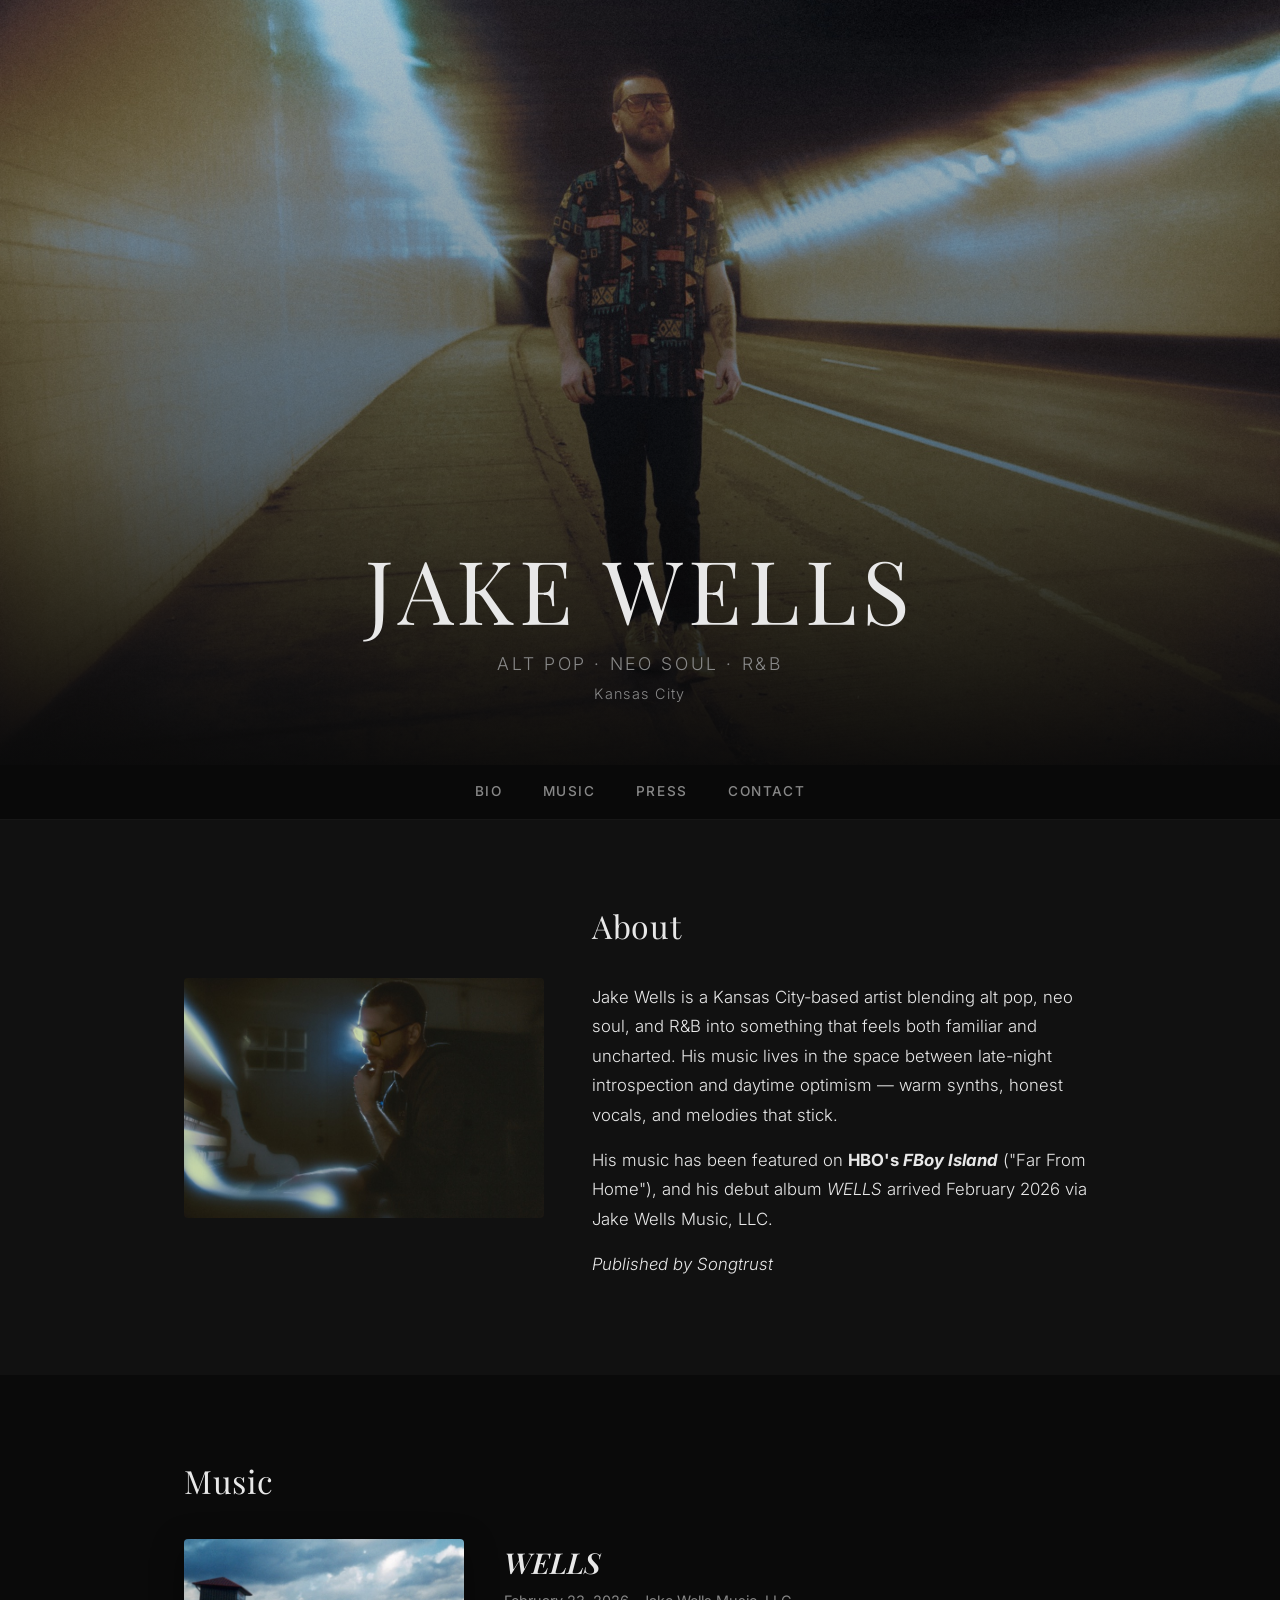
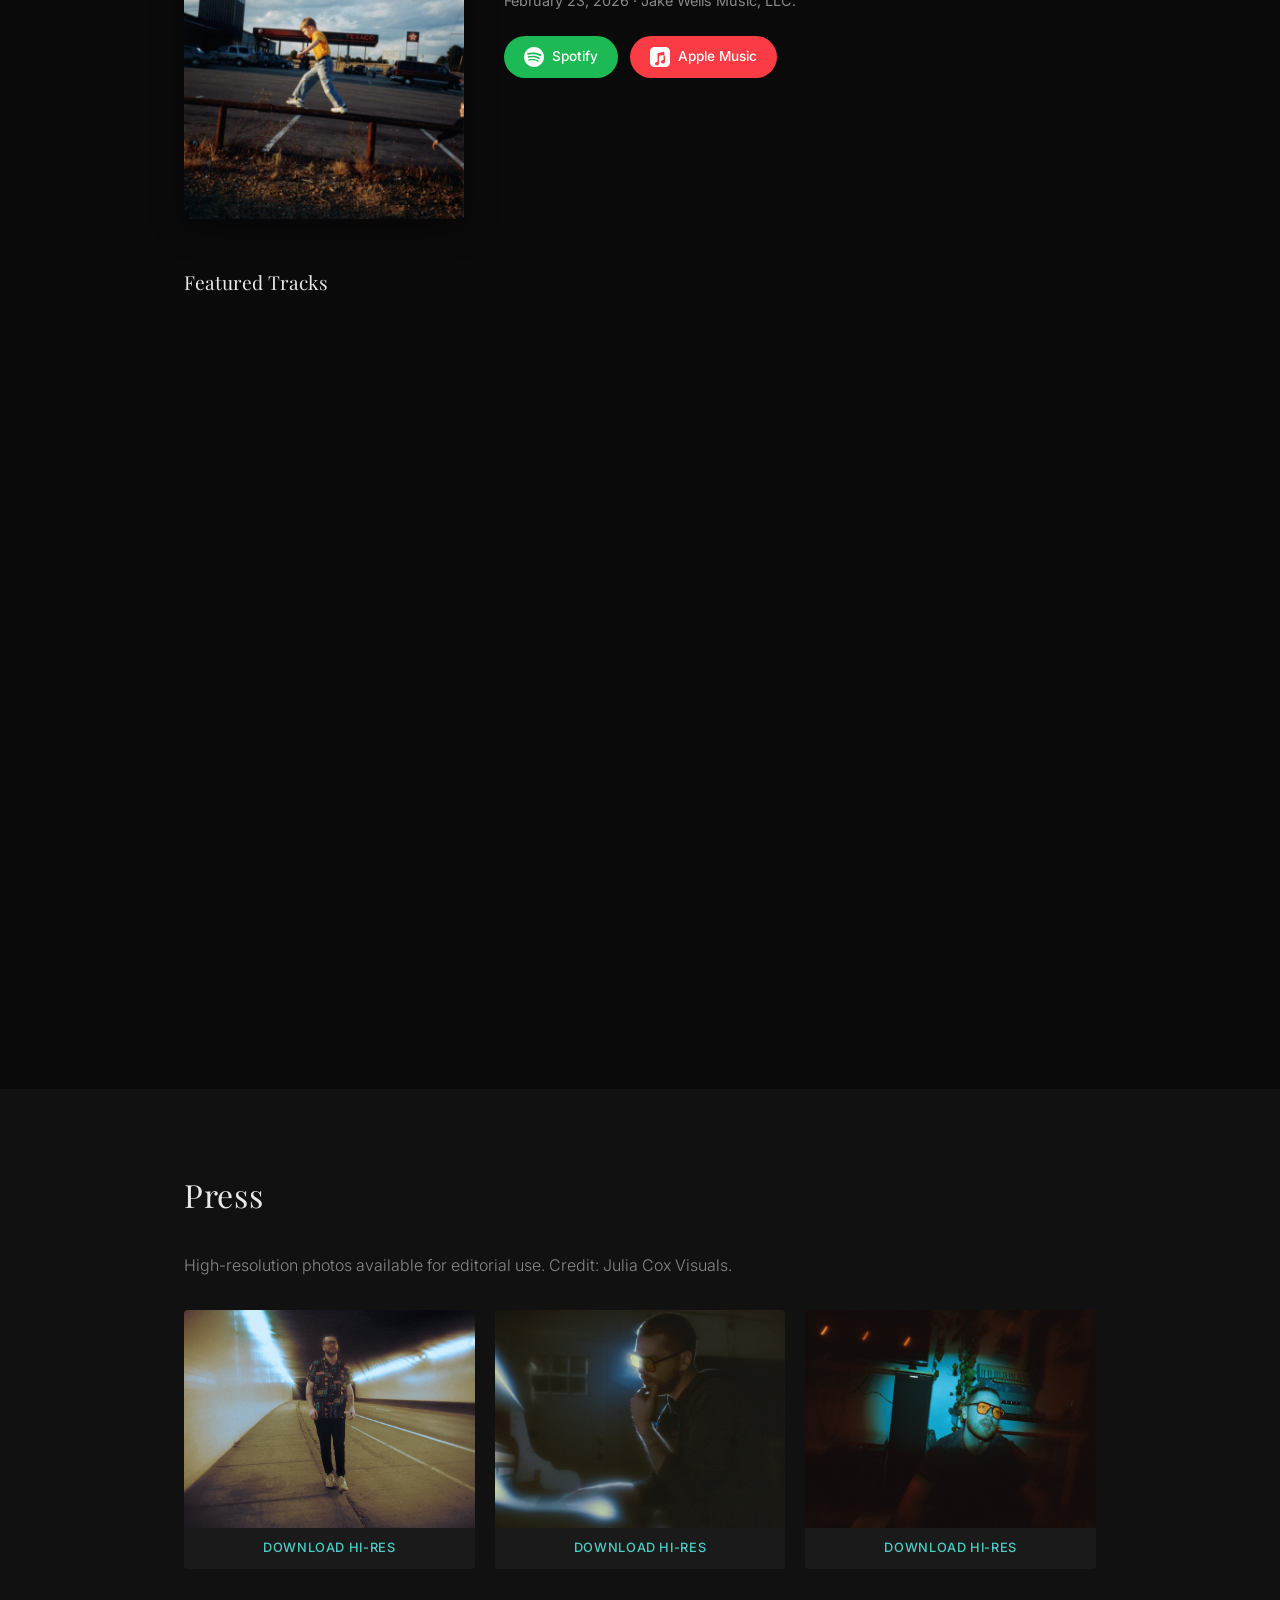
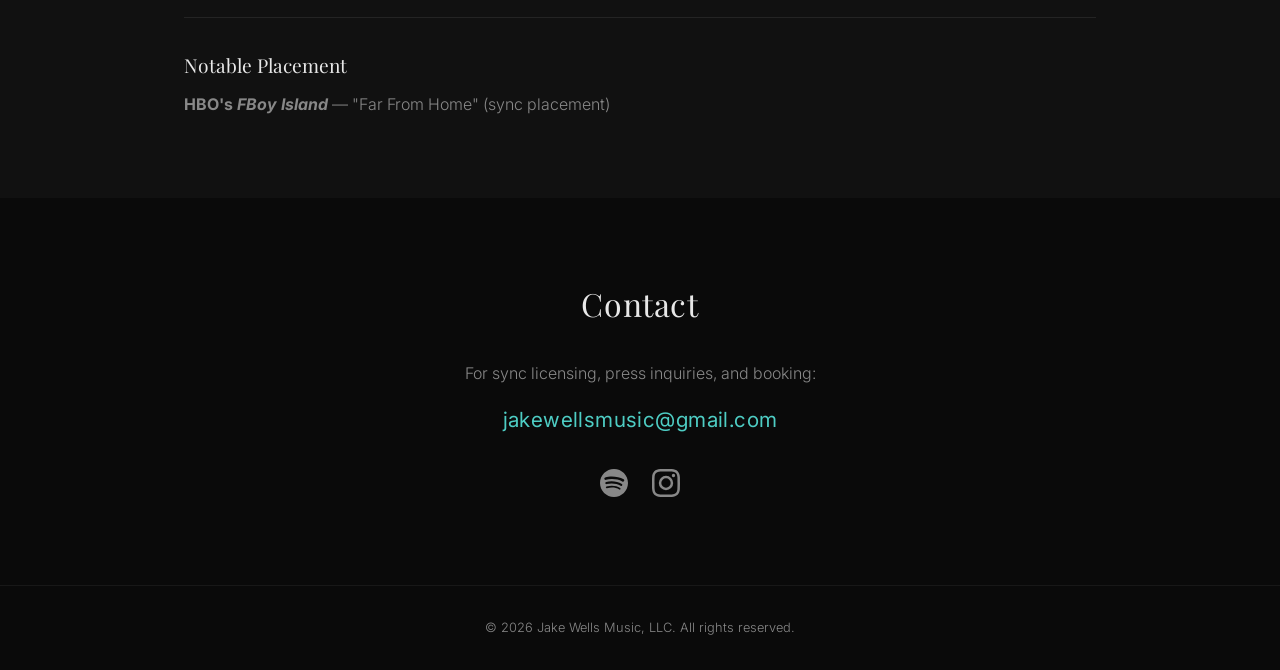
<file: index.html>
<!DOCTYPE html>
<html lang="en">
<head>
  <meta charset="UTF-8">
  <meta name="viewport" content="width=device-width, initial-scale=1.0">
  <title>Jake Wells — Artist EPK</title>
  <meta name="description" content="Electronic Press Kit for Jake Wells. Alt Pop / Neo Soul / R&B artist from Kansas City. Music featured on HBO's FBoy Island.">
  <meta property="og:title" content="Jake Wells — Artist EPK">
  <meta property="og:description" content="Alt Pop / Neo Soul / R&B from Kansas City. Music featured on HBO's FBoy Island.">
  <meta property="og:image" content="images/hero.jpg">
  <meta property="og:type" content="website">
  <meta property="og:url" content="https://jakewellsmusic.com">
  <link rel="preconnect" href="https://fonts.googleapis.com">
  <link rel="preconnect" href="https://fonts.gstatic.com" crossorigin>
  <link href="https://fonts.googleapis.com/css2?family=Inter:wght@300;400;500;600&family=Playfair+Display:ital,wght@0,400;0,600;1,400&display=swap" rel="stylesheet">
  <link rel="stylesheet" href="style.css">
</head>
<body>

  <!-- HERO -->
  <section class="hero">
    <div class="hero-overlay"></div>
    <div class="hero-content">
      <h1 class="hero-name">Jake Wells</h1>
      <p class="hero-tagline">Alt Pop &middot; Neo Soul &middot; R&B</p>
      <p class="hero-location">Kansas City</p>
    </div>
  </section>

  <!-- NAV -->
  <nav class="nav">
    <a href="#bio">Bio</a>
    <a href="#music">Music</a>
    <a href="#press">Press</a>
    <a href="#contact">Contact</a>
  </nav>

  <!-- BIO -->
  <section id="bio" class="section bio-section">
    <div class="container bio-grid">
      <div class="bio-photo">
        <img src="images/bio.jpg" alt="Jake Wells at piano" loading="lazy">
      </div>
      <div class="bio-text">
        <h2>About</h2>
        <p>Jake Wells is a Kansas City-based artist blending alt pop, neo soul, and R&B into something that feels both familiar and uncharted. His music lives in the space between late-night introspection and daytime optimism — warm synths, honest vocals, and melodies that stick.</p>
        <p>His music has been featured on <strong>HBO's <em>FBoy Island</em></strong> ("Far From Home"), and his debut album <em>WELLS</em> arrived February 2026 via Jake Wells Music, LLC.</p>
        <p class="bio-credit">Published by Songtrust</p>
      </div>
    </div>
  </section>

  <!-- MUSIC -->
  <section id="music" class="section music-section">
    <div class="container">
      <h2>Music</h2>

      <div class="album-feature">
        <div class="album-art">
          <img src="images/album.jpg" alt="WELLS album artwork">
        </div>
        <div class="album-info">
          <h3 class="album-title">WELLS</h3>
          <p class="album-meta">February 23, 2026 &middot; Jake Wells Music, LLC.</p>

          <div class="stream-links">
            <a href="https://open.spotify.com/album/1mo2AfEA1FnMQ8KyM5w0fQ" target="_blank" rel="noopener" class="btn btn-spotify">
              <svg viewBox="0 0 24 24" width="20" height="20" fill="currentColor"><path d="M12 0C5.4 0 0 5.4 0 12s5.4 12 12 12 12-5.4 12-12S18.66 0 12 0zm5.521 17.34c-.24.359-.66.48-1.021.24-2.82-1.74-6.36-2.101-10.561-1.141-.418.122-.779-.179-.899-.539-.12-.421.18-.78.54-.9 4.56-1.021 8.52-.6 11.64 1.32.42.18.479.659.301 1.02zm1.44-3.3c-.301.42-.841.6-1.262.3-3.239-1.98-8.159-2.58-11.939-1.38-.479.12-1.02-.12-1.14-.6-.12-.48.12-1.021.6-1.141C9.6 9.9 15 10.561 18.72 12.84c.361.181.54.78.241 1.2zm.12-3.36C15.24 8.4 8.82 8.16 5.16 9.301c-.6.179-1.2-.181-1.38-.721-.18-.601.18-1.2.72-1.381 4.26-1.26 11.28-1.02 15.721 1.621.539.3.719 1.02.419 1.56-.299.421-1.02.599-1.559.3z"/></svg>
              Spotify
            </a>
            <a href="https://music.apple.com/us/artist/jake-wells" target="_blank" rel="noopener" class="btn btn-apple">
              <svg viewBox="0 0 24 24" width="20" height="20" fill="currentColor"><path d="M23.994 6.124a9.23 9.23 0 00-.24-2.19c-.317-1.31-1.062-2.31-2.18-3.043A5.022 5.022 0 0019.2.04a10.49 10.49 0 00-1.86-.04H6.66a10.49 10.49 0 00-1.86.04 5.022 5.022 0 00-2.374.851C1.308 1.624.563 2.624.246 3.934a9.23 9.23 0 00-.24 2.19C0 6.504 0 6.884 0 7.264v9.472c0 .38 0 .76.006 1.14a9.23 9.23 0 00.24 2.19c.317 1.31 1.062 2.31 2.18 3.043a5.022 5.022 0 002.374.851 10.49 10.49 0 001.86.04h10.68a10.49 10.49 0 001.86-.04 5.022 5.022 0 002.374-.851c1.118-.733 1.863-1.733 2.18-3.043a9.23 9.23 0 00.24-2.19c.006-.38.006-.76.006-1.14V7.264c0-.38 0-.76-.006-1.14zM17.994 10.5l-.002 6.826c0 .408-.07.804-.248 1.17-.376.77-1.004 1.159-1.836 1.269-.476.063-.964.032-1.418-.149-.768-.306-1.196-.9-1.248-1.722-.058-.907.496-1.678 1.38-1.935.32-.093.648-.163.976-.234.376-.082.628-.308.658-.698.008-.09.004-.18.004-.27V10.11a.56.56 0 00-.004-.07c-.04-.3-.222-.452-.524-.396-.212.04-.424.086-.634.134l-3.748.856c-.326.076-.5.268-.528.6-.004.046-.004.092-.004.138v8.252c0 .416-.064.822-.248 1.196-.374.762-.998 1.146-1.826 1.258-.486.065-.984.034-1.45-.149-.762-.3-1.192-.894-1.246-1.712-.06-.912.494-1.686 1.382-1.942.316-.091.64-.162.964-.232.39-.084.638-.318.66-.716.004-.06.002-.12.002-.18V8.204c0-.476.16-.748.604-.874.11-.032.222-.058.334-.08l5.502-1.258c.324-.074.646-.152.972-.218.358-.072.608.106.648.474.008.07.004.14.004.21V10.5z"/></svg>
              Apple Music
            </a>
          </div>
        </div>
      </div>

      <!-- Featured Tracks -->
      <div class="featured-tracks">
        <h3 class="featured-tracks-title">Featured Tracks</h3>
        <div class="track-embeds">
          <iframe style="border-radius:12px" src="https://open.spotify.com/embed/track/4IDKhE61DKLuRSTXhDPmqG?utm_source=generator&theme=0" width="100%" height="80" frameborder="0" allow="autoplay; clipboard-write; encrypted-media; fullscreen; picture-in-picture" loading="lazy"></iframe>
          <iframe style="border-radius:12px" src="https://open.spotify.com/embed/track/1OvWDPW3xg6MbBPV69knHd?utm_source=generator&theme=0" width="100%" height="80" frameborder="0" allow="autoplay; clipboard-write; encrypted-media; fullscreen; picture-in-picture" loading="lazy"></iframe>
          <iframe style="border-radius:12px" src="https://open.spotify.com/embed/track/6ISAjmMBM2pWyW8Q4ML9pq?utm_source=generator&theme=0" width="100%" height="80" frameborder="0" allow="autoplay; clipboard-write; encrypted-media; fullscreen; picture-in-picture" loading="lazy"></iframe>
          <iframe style="border-radius:12px" src="https://open.spotify.com/embed/track/2sdVZJva8XaucGFxuIOQj8?utm_source=generator&theme=0" width="100%" height="80" frameborder="0" allow="autoplay; clipboard-write; encrypted-media; fullscreen; picture-in-picture" loading="lazy"></iframe>
          <iframe style="border-radius:12px" src="https://open.spotify.com/embed/track/2J7HzjaLmuIfRkehyV6MT9?utm_source=generator&theme=0" width="100%" height="80" frameborder="0" allow="autoplay; clipboard-write; encrypted-media; fullscreen; picture-in-picture" loading="lazy"></iframe>
          <iframe style="border-radius:12px" src="https://open.spotify.com/embed/track/18fkxe4iZq61ehlYWQSJx2?utm_source=generator&theme=0" width="100%" height="80" frameborder="0" allow="autoplay; clipboard-write; encrypted-media; fullscreen; picture-in-picture" loading="lazy"></iframe>
          <iframe style="border-radius:12px" src="https://open.spotify.com/embed/track/0qN1bMDXBuLAF0GcuMcqK6?utm_source=generator&theme=0" width="100%" height="80" frameborder="0" allow="autoplay; clipboard-write; encrypted-media; fullscreen; picture-in-picture" loading="lazy"></iframe>
          <iframe style="border-radius:12px" src="https://open.spotify.com/embed/track/5gBZmHd8ShWGyxiP0Xgw63?utm_source=generator&theme=0" width="100%" height="80" frameborder="0" allow="autoplay; clipboard-write; encrypted-media; fullscreen; picture-in-picture" loading="lazy"></iframe>
        </div>
      </div>
    </div>
  </section>

  <!-- PRESS PHOTOS -->
  <section id="press" class="section press-section">
    <div class="container">
      <h2>Press</h2>
      <p class="press-intro">High-resolution photos available for editorial use. Credit: Julia Cox Visuals.</p>

      <div class="press-grid">
        <div class="press-card">
          <img src="images/hero.jpg" alt="Jake Wells — tunnel" loading="lazy">
          <a href="images/press-downloads/jake-wells-tunnel.jpg" download class="press-download">Download Hi-Res</a>
        </div>
        <div class="press-card">
          <img src="images/bio.jpg" alt="Jake Wells — piano" loading="lazy">
          <a href="images/press-downloads/jake-wells-piano.jpg" download class="press-download">Download Hi-Res</a>
        </div>
        <div class="press-card">
          <img src="images/press.jpg" alt="Jake Wells — studio" loading="lazy">
          <a href="images/press-downloads/jake-wells-studio.jpg" download class="press-download">Download Hi-Res</a>
        </div>
      </div>

      <div class="press-credits">
        <h3>Notable Placement</h3>
        <p><strong>HBO's <em>FBoy Island</em></strong> — "Far From Home" (sync placement)</p>
      </div>
    </div>
  </section>

  <!-- CONTACT -->
  <section id="contact" class="section contact-section">
    <div class="container contact-content">
      <h2>Contact</h2>
      <p>For sync licensing, press inquiries, and booking:</p>
      <a href="mailto:jakewellsmusic@gmail.com" class="contact-email">jakewellsmusic@gmail.com</a>

      <div class="social-links">
        <a href="https://open.spotify.com/artist/47US9Pkrf3I0gelU1lFXeC" target="_blank" rel="noopener" aria-label="Spotify">
          <svg viewBox="0 0 24 24" width="28" height="28" fill="currentColor"><path d="M12 0C5.4 0 0 5.4 0 12s5.4 12 12 12 12-5.4 12-12S18.66 0 12 0zm5.521 17.34c-.24.359-.66.48-1.021.24-2.82-1.74-6.36-2.101-10.561-1.141-.418.122-.779-.179-.899-.539-.12-.421.18-.78.54-.9 4.56-1.021 8.52-.6 11.64 1.32.42.18.479.659.301 1.02zm1.44-3.3c-.301.42-.841.6-1.262.3-3.239-1.98-8.159-2.58-11.939-1.38-.479.12-1.02-.12-1.14-.6-.12-.48.12-1.021.6-1.141C9.6 9.9 15 10.561 18.72 12.84c.361.181.54.78.241 1.2zm.12-3.36C15.24 8.4 8.82 8.16 5.16 9.301c-.6.179-1.2-.181-1.38-.721-.18-.601.18-1.2.72-1.381 4.26-1.26 11.28-1.02 15.721 1.621.539.3.719 1.02.419 1.56-.299.421-1.02.599-1.559.3z"/></svg>
        </a>
        <a href="https://instagram.com/jakewellsmusic" target="_blank" rel="noopener" aria-label="Instagram">
          <svg viewBox="0 0 24 24" width="28" height="28" fill="currentColor"><path d="M12 2.163c3.204 0 3.584.012 4.85.07 3.252.148 4.771 1.691 4.919 4.919.058 1.265.069 1.645.069 4.849 0 3.205-.012 3.584-.069 4.849-.149 3.225-1.664 4.771-4.919 4.919-1.266.058-1.644.07-4.85.07-3.204 0-3.584-.012-4.849-.07-3.26-.149-4.771-1.699-4.919-4.92-.058-1.265-.07-1.644-.07-4.849 0-3.204.013-3.583.07-4.849.149-3.227 1.664-4.771 4.919-4.919 1.266-.057 1.645-.069 4.849-.069zM12 0C8.741 0 8.333.014 7.053.072 2.695.272.273 2.69.073 7.052.014 8.333 0 8.741 0 12c0 3.259.014 3.668.072 4.948.2 4.358 2.618 6.78 6.98 6.98C8.333 23.986 8.741 24 12 24c3.259 0 3.668-.014 4.948-.072 4.354-.2 6.782-2.618 6.979-6.98.059-1.28.073-1.689.073-4.948 0-3.259-.014-3.667-.072-4.947-.196-4.354-2.617-6.78-6.979-6.98C15.668.014 15.259 0 12 0zm0 5.838a6.162 6.162 0 100 12.324 6.162 6.162 0 000-12.324zM12 16a4 4 0 110-8 4 4 0 010 8zm6.406-11.845a1.44 1.44 0 100 2.881 1.44 1.44 0 000-2.881z"/></svg>
        </a>
      </div>
    </div>
  </section>

  <!-- FOOTER -->
  <footer class="footer">
    <p>&copy; 2026 Jake Wells Music, LLC. All rights reserved.</p>
  </footer>

</body>
</html>
</file>
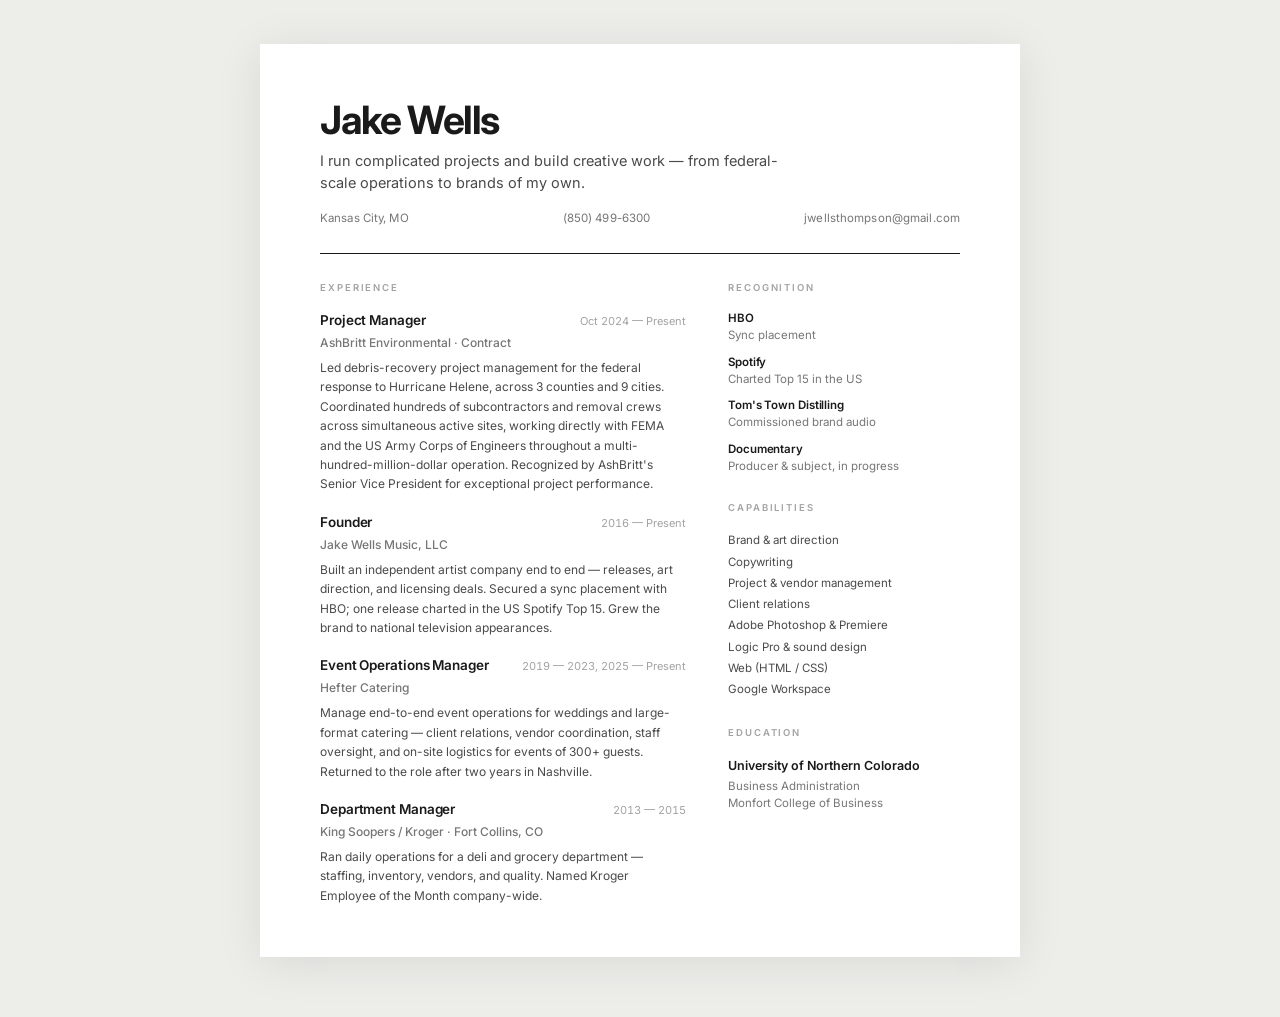
<file: resume/index.html>
<!DOCTYPE html>
<html lang="en">
<head>
  <meta charset="UTF-8">
  <meta name="viewport" content="width=device-width, initial-scale=1.0">
  <title>Jake Wells — Resume</title>
  <link rel="preconnect" href="https://fonts.googleapis.com">
  <link rel="preconnect" href="https://fonts.gstatic.com" crossorigin>
  <link href="https://fonts.googleapis.com/css2?family=Inter:wght@300;400;500;600;700&display=swap" rel="stylesheet">
  <style>

    *, *::before, *::after { box-sizing: border-box; margin: 0; padding: 0; }

    :root {
      --ink:   #1a1a1a;
      --ink-2: #4a4a4a;
      --ink-3: #767676;
      --ink-4: #a3a3a3;
      --rule:  #e4e4e4;
      --rule-light: #f0f0f0;
      --bg:    #ffffff;
      --shell: #ededea;
    }

    html { font-size: 15px; }

    body {
      font-family: 'Inter', -apple-system, BlinkMacSystemFont, sans-serif;
      color: var(--ink-2);
      background: var(--shell);
      line-height: 1.6;
      padding: 44px 18px 60px;
      -webkit-font-smoothing: antialiased;
      -moz-osx-font-smoothing: grayscale;
    }

    .page {
      max-width: 760px;
      margin: 0 auto;
      background: var(--bg);
      padding: 56px 60px 52px;
      box-shadow: 0 6px 44px rgba(0,0,0,0.09);
    }

    /* ── masthead ── */
    .masthead { margin-bottom: 26px; }

    .name {
      font-size: 39px;
      font-weight: 700;
      letter-spacing: -1.4px;
      color: var(--ink);
      line-height: 1;
      margin-bottom: 11px;
    }

    .lede {
      font-size: 14.5px;
      font-weight: 400;
      color: var(--ink-2);
      line-height: 1.5;
      max-width: 33em;
      margin-bottom: 15px;
    }

    .meta {
      font-size: 11.5px;
      font-weight: 400;
      color: var(--ink-3);
      letter-spacing: 0.01em;
      display: flex;
      justify-content: space-between;
      align-items: center;
    }
    .meta a { color: var(--ink-3); text-decoration: none; }
    .meta a:hover { color: var(--ink); }

    /* ── body grid ── */
    .grid {
      display: grid;
      grid-template-columns: 1fr 232px;
      gap: 0 42px;
      border-top: 1.5px solid var(--ink);
      padding-top: 26px;
    }

    /* ── section labels ── */
    .label {
      font-size: 9.5px;
      font-weight: 600;
      text-transform: uppercase;
      letter-spacing: 0.2em;
      color: var(--ink-4);
      margin-bottom: 15px;
    }

    .block + .block { margin-top: 25px; }

    /* ── experience entries ── */
    .entry + .entry { margin-top: 18px; }

    .entry-head {
      display: flex;
      justify-content: space-between;
      align-items: baseline;
      gap: 14px;
      margin-bottom: 1px;
    }

    .role {
      font-size: 13.5px;
      font-weight: 600;
      color: var(--ink);
      letter-spacing: -0.1px;
    }

    .years {
      font-size: 11px;
      font-weight: 400;
      color: var(--ink-4);
      white-space: nowrap;
      flex-shrink: 0;
      font-variant-numeric: tabular-nums;
    }

    .org {
      font-size: 12px;
      font-weight: 500;
      color: var(--ink-3);
      margin-bottom: 6px;
    }

    .desc {
      font-size: 12px;
      font-weight: 400;
      color: var(--ink-2);
      line-height: 1.62;
    }

    /* ── right rail ── */
    .rail { padding-left: 0; }
    .rail .block:first-child { margin-top: 0; }

    .rail-list {
      font-size: 11.5px;
      line-height: 1.5;
      color: var(--ink-2);
    }

    .rail-item { margin-bottom: 9px; }
    .rail-item:last-child { margin-bottom: 0; }
    .rail-item .k {
      display: block;
      font-weight: 600;
      color: var(--ink);
      letter-spacing: -0.1px;
    }
    .rail-item .v { color: var(--ink-3); }

    .caps {
      font-size: 11.5px;
      line-height: 1.85;
      color: var(--ink-2);
    }

    .edu-name {
      font-size: 12.5px;
      font-weight: 600;
      color: var(--ink);
      margin-bottom: 2px;
    }
    .edu-meta {
      font-size: 11.5px;
      color: var(--ink-3);
      line-height: 1.5;
    }

    /* ── print ── */
    @media print {
      body  { background: #fff; padding: 0; }
      .page { box-shadow: none; padding: 46px 48px; max-width: 100%; }
    }
    .entry, .rail-item, .block { break-inside: avoid; page-break-inside: avoid; }

    @media (max-width: 620px) {
      .page { padding: 34px 26px; }
      .name { font-size: 32px; }
      .grid { grid-template-columns: 1fr; gap: 30px; }
    }

  </style>
</head>
<body>
<div class="page">

  <header class="masthead">
    <h1 class="name">Jake Wells</h1>
    <p class="lede">I run complicated projects and build creative work — from federal-scale operations to brands of my own.</p>
    <div class="meta">
      <span>Kansas City, MO</span>
      <span>(850) 499-6300</span>
      <a href="mailto:jwellsthompson@gmail.com">jwellsthompson@gmail.com</a>
    </div>
  </header>

  <div class="grid">

    <main class="main">
      <div class="label">Experience</div>

      <div class="entry">
        <div class="entry-head">
          <span class="role">Project Manager</span>
          <span class="years">Oct 2024 — Present</span>
        </div>
        <div class="org">AshBritt Environmental · Contract</div>
        <p class="desc">Led debris-recovery project management for the federal response to Hurricane Helene, across 3 counties and 9 cities. Coordinated hundreds of subcontractors and removal crews across simultaneous active sites, working directly with FEMA and the US Army Corps of Engineers throughout a multi-hundred-million-dollar operation. Recognized by AshBritt's Senior Vice President for exceptional project performance.</p>
      </div>

      <div class="entry">
        <div class="entry-head">
          <span class="role">Founder</span>
          <span class="years">2016 — Present</span>
        </div>
        <div class="org">Jake Wells Music, LLC</div>
        <p class="desc">Built an independent artist company end to end — releases, art direction, and licensing deals. Secured a sync placement with HBO; one release charted in the US Spotify Top 15. Grew the brand to national television appearances.</p>
      </div>

      <div class="entry">
        <div class="entry-head">
          <span class="role">Event Operations Manager</span>
          <span class="years">2019 — 2023, 2025 — Present</span>
        </div>
        <div class="org">Hefter Catering</div>
        <p class="desc">Manage end-to-end event operations for weddings and large-format catering — client relations, vendor coordination, staff oversight, and on-site logistics for events of 300+ guests. Returned to the role after two years in Nashville.</p>
      </div>

      <div class="entry">
        <div class="entry-head">
          <span class="role">Department Manager</span>
          <span class="years">2013 — 2015</span>
        </div>
        <div class="org">King Soopers / Kroger · Fort Collins, CO</div>
        <p class="desc">Ran daily operations for a deli and grocery department — staffing, inventory, vendors, and quality. Named Kroger Employee of the Month company-wide.</p>
      </div>

    </main>

    <aside class="rail">

      <div class="block">
        <div class="label">Recognition</div>
        <div class="rail-list">
          <div class="rail-item">
            <span class="k">HBO</span>
            <span class="v">Sync placement</span>
          </div>
          <div class="rail-item">
            <span class="k">Spotify</span>
            <span class="v">Charted Top 15 in the US</span>
          </div>
          <div class="rail-item">
            <span class="k">Tom's Town Distilling</span>
            <span class="v">Commissioned brand audio</span>
          </div>
          <div class="rail-item">
            <span class="k">Documentary</span>
            <span class="v">Producer &amp; subject, in progress</span>
          </div>
        </div>
      </div>

      <div class="block">
        <div class="label">Capabilities</div>
        <div class="caps">
          Brand &amp; art direction<br>
          Copywriting<br>
          Project &amp; vendor management<br>
          Client relations<br>
          Adobe Photoshop &amp; Premiere<br>
          Logic Pro &amp; sound design<br>
          Web (HTML / CSS)<br>
          Google Workspace
        </div>
      </div>

      <div class="block">
        <div class="label">Education</div>
        <div class="edu-name">University of Northern Colorado</div>
        <div class="edu-meta">Business Administration<br>Monfort College of Business</div>
      </div>

    </aside>

  </div>

</div>
</body>
</html>
</file>
<file: style.css>
/* ========================================
   Jake Wells EPK — jakewellsmusic.com
   ======================================== */

*, *::before, *::after {
  margin: 0;
  padding: 0;
  box-sizing: border-box;
}

:root {
  --bg: #0a0a0a;
  --bg-section: #111111;
  --bg-card: #1a1a1a;
  --text: #e8e8e8;
  --text-muted: #888888;
  --accent: #4ecdc4;
  --accent-hover: #45b7b0;
  --spotify: #1DB954;
  --apple: #fc3c44;
  --font-body: 'Inter', -apple-system, sans-serif;
  --font-display: 'Playfair Display', Georgia, serif;
}

html {
  scroll-behavior: smooth;
}

body {
  font-family: var(--font-body);
  background: var(--bg);
  color: var(--text);
  line-height: 1.6;
  -webkit-font-smoothing: antialiased;
}

.container {
  max-width: 960px;
  margin: 0 auto;
  padding: 0 24px;
}

.section {
  padding: 80px 0;
}

h2 {
  font-family: var(--font-display);
  font-size: 2rem;
  font-weight: 400;
  margin-bottom: 32px;
  letter-spacing: 0.02em;
}

/* ========================================
   HERO
   ======================================== */

.hero {
  position: relative;
  height: 85vh;
  min-height: 500px;
  background: url('images/hero.jpg') center 30% / cover no-repeat;
  display: flex;
  align-items: flex-end;
  justify-content: center;
}

.hero-overlay {
  position: absolute;
  inset: 0;
  background: linear-gradient(
    to bottom,
    rgba(10, 10, 10, 0.2) 0%,
    rgba(10, 10, 10, 0.5) 60%,
    rgba(10, 10, 10, 0.95) 100%
  );
}

.hero-content {
  position: relative;
  z-index: 1;
  text-align: center;
  padding-bottom: 60px;
}

.hero-name {
  font-family: var(--font-display);
  font-size: clamp(3rem, 8vw, 5.5rem);
  font-weight: 400;
  letter-spacing: 0.06em;
  line-height: 1.1;
  text-transform: uppercase;
  margin-bottom: 12px;
}

.hero-tagline {
  font-size: 1.1rem;
  font-weight: 300;
  color: var(--text-muted);
  letter-spacing: 0.15em;
  text-transform: uppercase;
  margin-bottom: 4px;
}

.hero-location {
  font-size: 0.9rem;
  font-weight: 300;
  color: var(--text-muted);
  letter-spacing: 0.1em;
}

/* ========================================
   NAV
   ======================================== */

.nav {
  position: sticky;
  top: 0;
  z-index: 100;
  background: rgba(10, 10, 10, 0.92);
  backdrop-filter: blur(12px);
  -webkit-backdrop-filter: blur(12px);
  border-bottom: 1px solid rgba(255, 255, 255, 0.06);
  display: flex;
  justify-content: center;
  gap: 40px;
  padding: 16px 24px;
}

.nav a {
  color: var(--text-muted);
  text-decoration: none;
  font-size: 0.85rem;
  font-weight: 500;
  letter-spacing: 0.12em;
  text-transform: uppercase;
  transition: color 0.2s;
}

.nav a:hover {
  color: var(--text);
}

/* ========================================
   BIO
   ======================================== */

.bio-section {
  background: var(--bg-section);
}

.bio-grid {
  display: grid;
  grid-template-columns: 1fr 1.4fr;
  gap: 48px;
  align-items: center;
}

.bio-photo img {
  width: 100%;
  border-radius: 4px;
  display: block;
}

.bio-text p {
  margin-bottom: 16px;
  color: var(--text);
  font-weight: 300;
  font-size: 1.05rem;
  line-height: 1.75;
}

.bio-credit {
  color: var(--text-muted);
  font-size: 0.85rem;
  font-style: italic;
}

/* ========================================
   MUSIC
   ======================================== */

.music-section {
  background: var(--bg);
}

.album-feature {
  display: grid;
  grid-template-columns: 280px 1fr;
  gap: 40px;
  align-items: start;
  margin-bottom: 48px;
}

.album-art img {
  width: 100%;
  border-radius: 4px;
  display: block;
  box-shadow: 0 8px 32px rgba(0, 0, 0, 0.4);
}

.album-title {
  font-family: var(--font-display);
  font-size: 1.8rem;
  font-weight: 600;
  font-style: italic;
  margin-bottom: 4px;
}

.album-meta {
  color: var(--text-muted);
  font-size: 0.9rem;
  margin-bottom: 24px;
}

.tracklist {
  list-style: none;
  counter-reset: track;
  margin-bottom: 28px;
}

.tracklist li {
  counter-increment: track;
  padding: 8px 0;
  border-bottom: 1px solid rgba(255, 255, 255, 0.06);
  font-weight: 300;
  font-size: 0.95rem;
  color: var(--text);
}

.tracklist li::before {
  content: counter(track, decimal-leading-zero);
  color: var(--text-muted);
  margin-right: 16px;
  font-size: 0.8rem;
  font-variant-numeric: tabular-nums;
}

.stream-links {
  display: flex;
  gap: 12px;
  flex-wrap: wrap;
}

.btn {
  display: inline-flex;
  align-items: center;
  gap: 8px;
  padding: 10px 20px;
  border-radius: 50px;
  text-decoration: none;
  font-size: 0.85rem;
  font-weight: 500;
  transition: transform 0.2s, opacity 0.2s;
}

.btn:hover {
  transform: translateY(-1px);
  opacity: 0.9;
}

.btn-spotify {
  background: var(--spotify);
  color: #fff;
}

.btn-apple {
  background: var(--apple);
  color: #fff;
}

.featured-tracks {
  margin-top: 16px;
}

.featured-tracks-title {
  font-family: var(--font-display);
  font-size: 1.2rem;
  font-weight: 400;
  margin-bottom: 16px;
}

.track-embeds {
  display: flex;
  flex-direction: column;
  gap: 8px;
}

/* ========================================
   PRESS
   ======================================== */

.press-section {
  background: var(--bg-section);
}

.press-intro {
  color: var(--text-muted);
  font-weight: 300;
  margin-bottom: 32px;
}

.press-grid {
  display: grid;
  grid-template-columns: repeat(3, 1fr);
  gap: 20px;
  margin-bottom: 48px;
}

.press-card {
  position: relative;
  overflow: hidden;
  border-radius: 4px;
  background: var(--bg-card);
}

.press-card img {
  width: 100%;
  aspect-ratio: 4 / 3;
  object-fit: cover;
  display: block;
  transition: transform 0.3s;
}

.press-card:hover img {
  transform: scale(1.03);
}

.press-download {
  display: block;
  text-align: center;
  padding: 10px;
  color: var(--accent);
  text-decoration: none;
  font-size: 0.8rem;
  font-weight: 500;
  letter-spacing: 0.05em;
  text-transform: uppercase;
  transition: background 0.2s;
}

.press-download:hover {
  background: rgba(78, 205, 196, 0.08);
}

.press-credits {
  border-top: 1px solid rgba(255, 255, 255, 0.08);
  padding-top: 32px;
}

.press-credits h3 {
  font-family: var(--font-display);
  font-size: 1.2rem;
  font-weight: 400;
  margin-bottom: 12px;
}

.press-credits p {
  color: var(--text-muted);
  font-weight: 300;
}

/* ========================================
   CONTACT
   ======================================== */

.contact-section {
  background: var(--bg);
}

.contact-content {
  text-align: center;
}

.contact-content p {
  color: var(--text-muted);
  font-weight: 300;
  margin-bottom: 16px;
}

.contact-email {
  display: inline-block;
  color: var(--accent);
  text-decoration: none;
  font-size: 1.3rem;
  font-weight: 400;
  letter-spacing: 0.02em;
  border-bottom: 1px solid transparent;
  transition: border-color 0.2s;
  margin-bottom: 32px;
}

.contact-email:hover {
  border-bottom-color: var(--accent);
}

.social-links {
  display: flex;
  justify-content: center;
  gap: 24px;
}

.social-links a {
  color: var(--text-muted);
  transition: color 0.2s, transform 0.2s;
}

.social-links a:hover {
  color: var(--text);
  transform: translateY(-2px);
}

/* ========================================
   FOOTER
   ======================================== */

.footer {
  text-align: center;
  padding: 32px 24px;
  border-top: 1px solid rgba(255, 255, 255, 0.06);
}

.footer p {
  color: var(--text-muted);
  font-size: 0.8rem;
  font-weight: 300;
}

/* ========================================
   RESPONSIVE
   ======================================== */

@media (max-width: 768px) {
  .section {
    padding: 56px 0;
  }

  .hero {
    height: 70vh;
  }

  .nav {
    gap: 24px;
    padding: 14px 16px;
  }

  .nav a {
    font-size: 0.8rem;
  }

  .bio-grid {
    grid-template-columns: 1fr;
    gap: 32px;
  }

  .bio-photo {
    max-width: 400px;
  }

  .album-feature {
    grid-template-columns: 1fr;
    gap: 24px;
  }

  .album-art {
    max-width: 280px;
  }

  .press-grid {
    grid-template-columns: 1fr;
    gap: 16px;
  }

  .press-card img {
    aspect-ratio: 16 / 10;
  }

  h2 {
    font-size: 1.6rem;
  }
}

@media (max-width: 480px) {
  .hero-name {
    font-size: 2.4rem;
  }

  .hero-tagline {
    font-size: 0.9rem;
  }

  .nav {
    gap: 16px;
  }

  .stream-links {
    flex-direction: column;
  }

  .btn {
    justify-content: center;
  }
}
</file>
